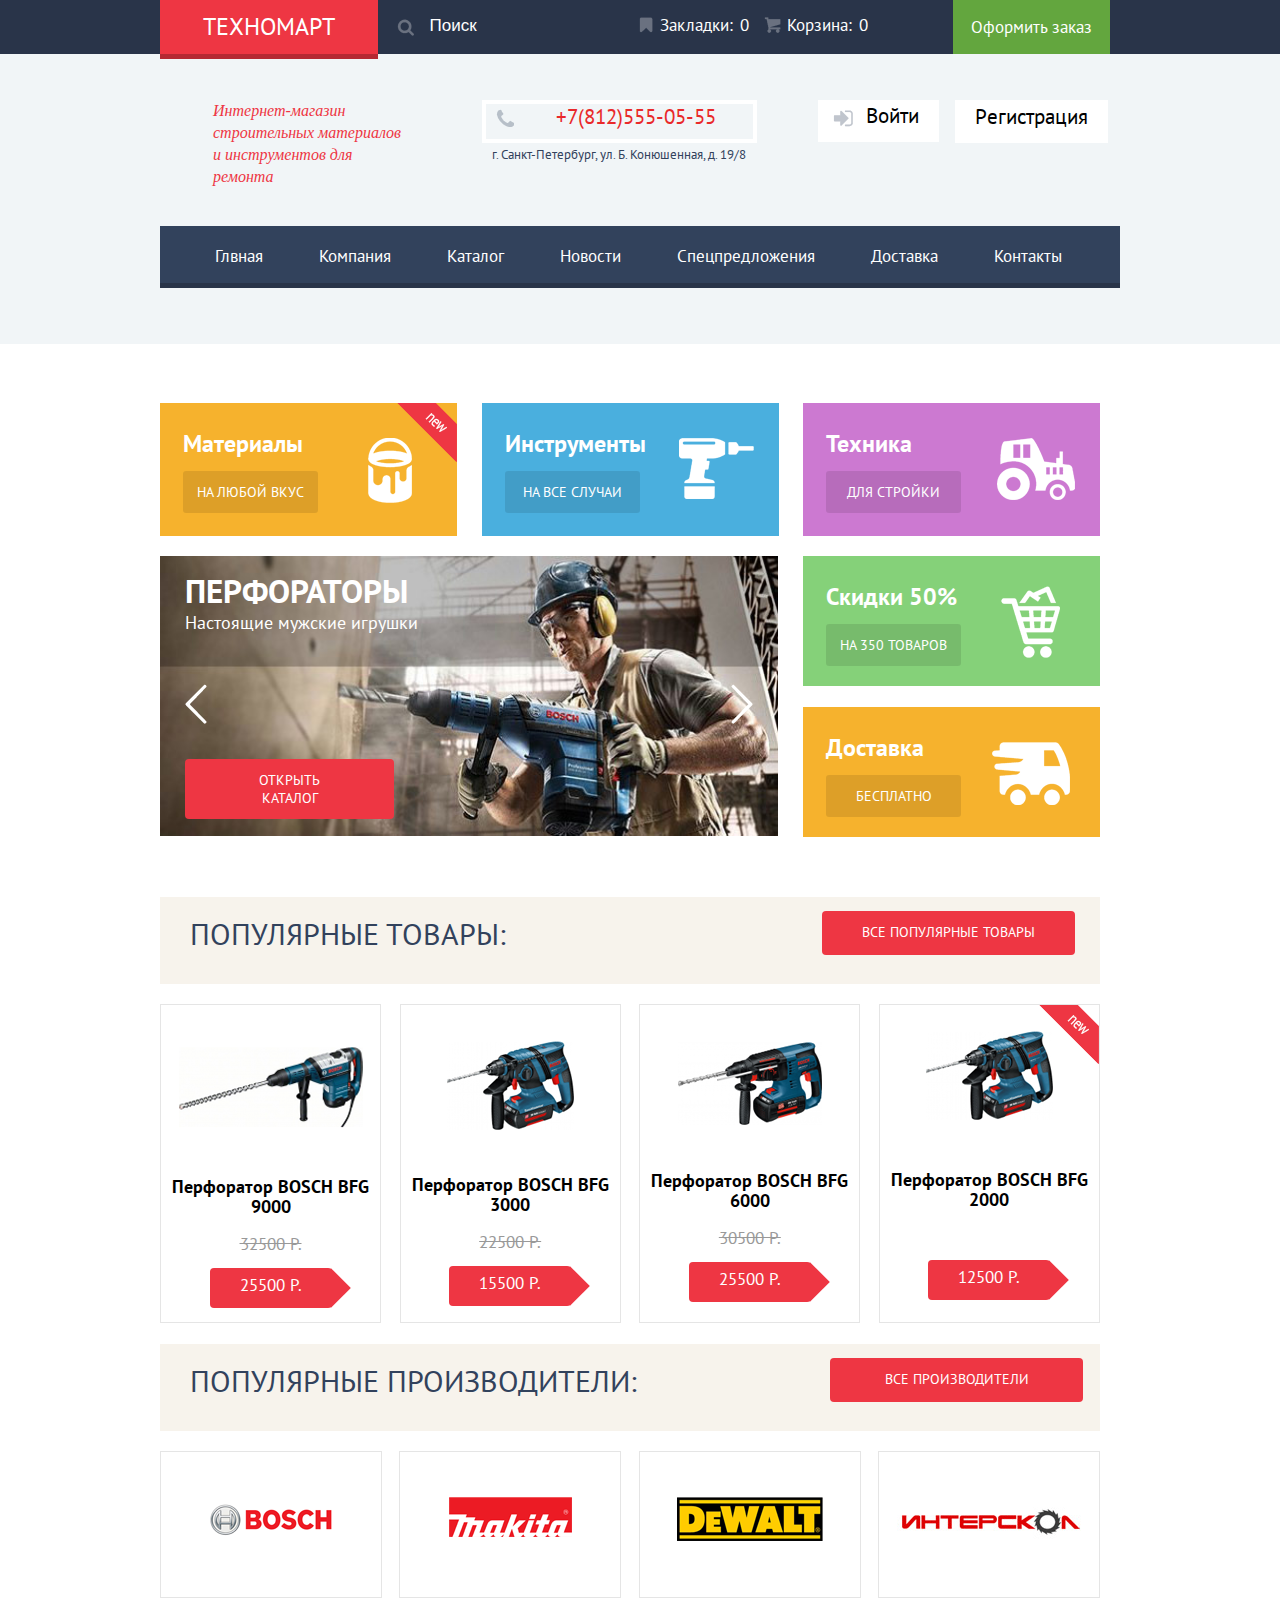
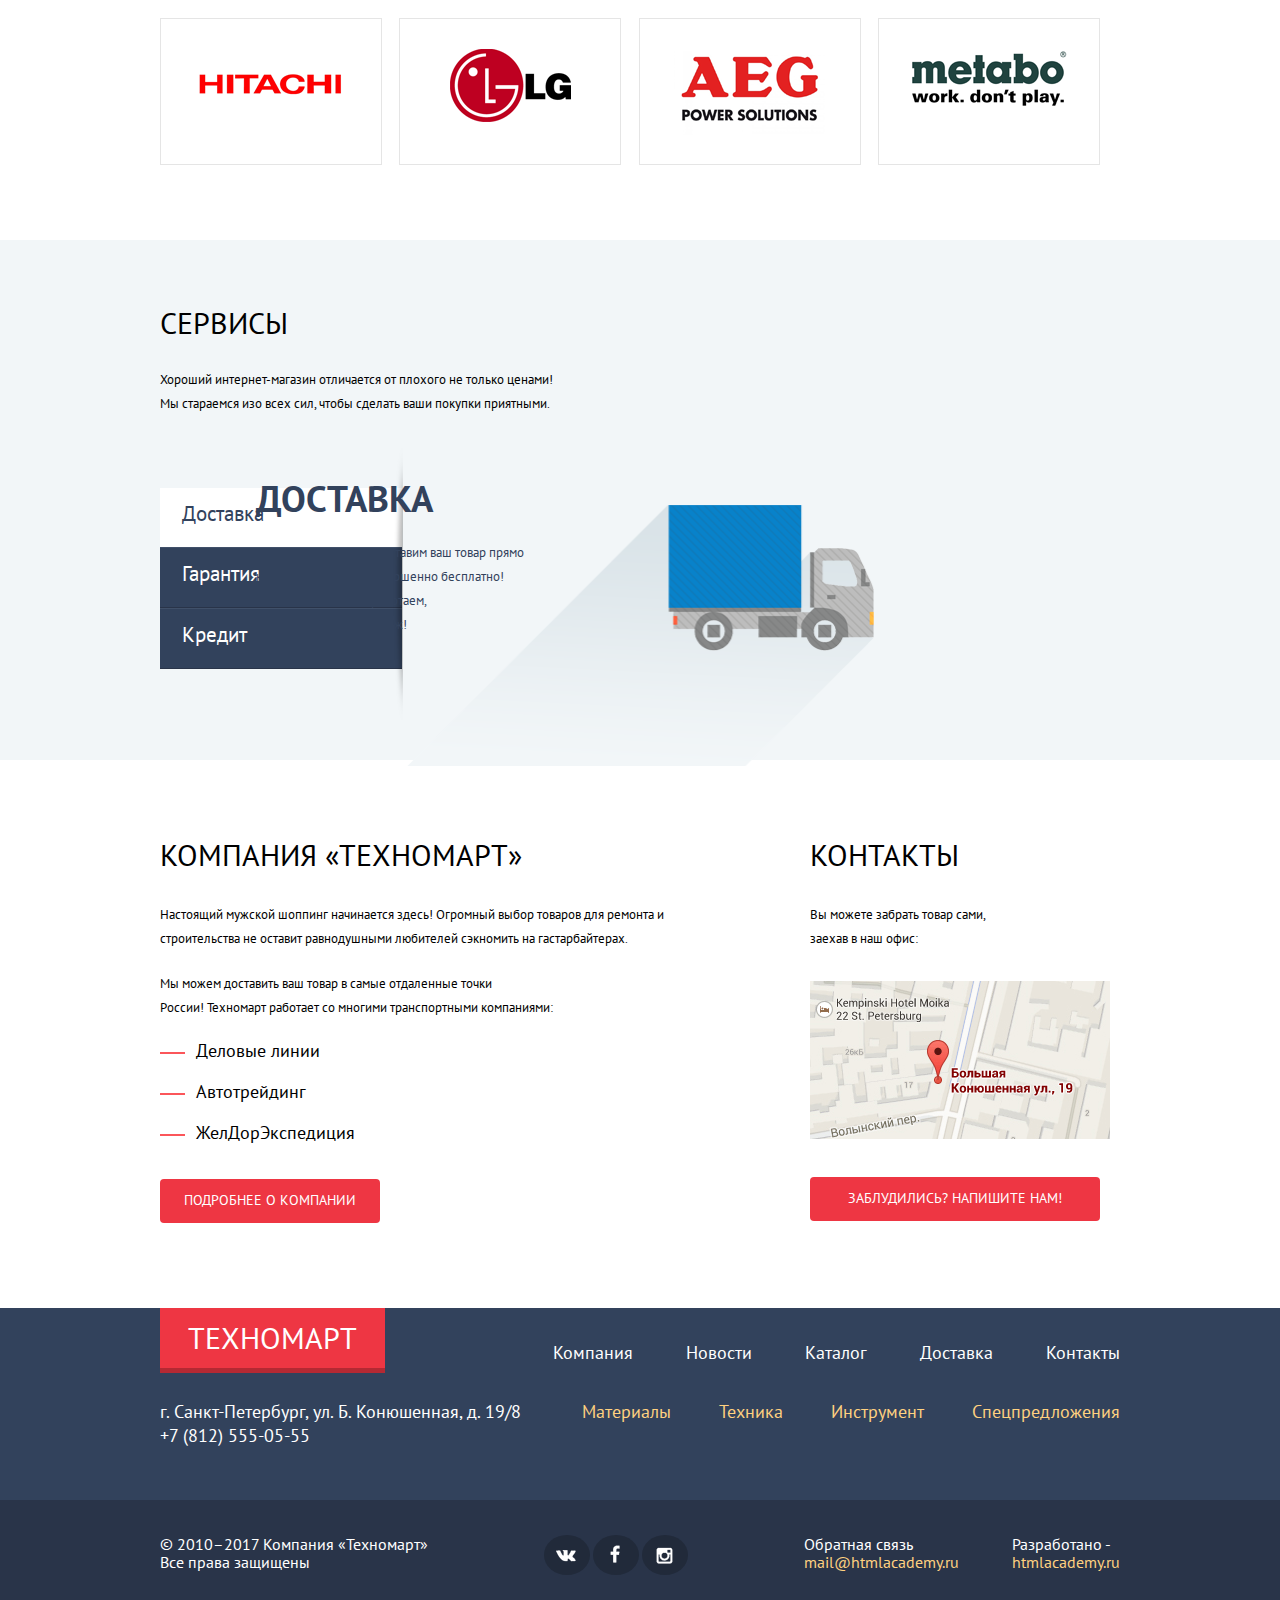
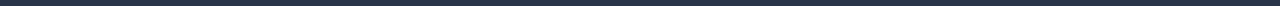
<file: index.html>
<!DOCTYPE html>
<html lang="ru">
<head>
  <meta charset="UTF-8">
  <title>Техномарт</title>
  <link rel="stylesheet" href="css/normalize.css">
  <link href="https://fonts.googleapis.com/css?family=PT+Sans:400,400i,700&amp;subset=cyrillic" rel="stylesheet">
  <link rel="stylesheet" href="css/style.css">
</head>
<body>
<!--Головушка-->
 <header class="main-header">
 <div class="header-wrapper">
 <div class=" container main-header-panel">
   <h1 class="main-header-title">Техномарт</h1>
   
    <label class="search"><input type="search" placeholder="Поиск" name="q"><span class="search-logo"></span></label>
    
    <div class="basket-bookmark">
    <label><a href="#">Закладки:</a> <input type="text" class="bookmark" value="0"><span class="bb-logo1"></span></label>
      <label class="basket-margin"><a href="#">Корзина</a>: <input type="text" class="basket" value="0"><span class="bb-logo2"></span>
    </label>
    
      <a class="header-offer" href="#"><span>Оформить заказ</span></a>
   
    </div>
  </div>
  </div>
  <div class="container main-nav">
   <div class="main-nav-text">
    <p>Интернет-магазин
       строительных материалов и инструментов для ремонта</p>
       </div>
       <div class="main-nav-contacts">
         <b>+7(812)555-05-55</b>
         <p>г. Санкт-Петербург, ул. Б. Конюшенная, д. 19/8</p>
       </div>
       <div class="main-nav-enter">
         <a href="#" class="main-nav-login"><span>Войти</span></a>
         <a href="" class="main-nav-reg"><span>Рeгистрация</span></a>
       </div>
       <div class="main-nav-navigation">
         <ul>
           <li><a href="#">Глвная</a></li>
           <li><a href="#">Компания</a></li>
           <li><a href="catalog.html">Каталог</a></li>
           <li><a href="#">Новости</a></li>
           <li><a href="#">Спецпредложения</a></li>
           <li><a href="#">Доставка</a></li>
           <li><a href="#">Контакты</a></li>           
         </ul>
       </div>       
  </div>
  </header>
  <!--Основное содержание-->
  <main class="container">
    <section class="main-features">
    <div class="features-1-3">
     <div class="main-feature item1">
       <b>Материалы</b>
       <a href="#">На любой вкус</a>
       <img src="img/FEATURE-img1.png" alt="Materials" width="44" height="65">
     </div>
     <div class="main-feature item2">
       <b>Инструменты</b>
       <a href="#">На все случаи</a>
       <img src="img/FEATURE-IMG2.png" alt="Tools" width="75" height="61">
     </div>
     <div class="main-feature item3">
       <b>Техника</b>
       <a href="#">Для стройки</a>
       <img src="img/FEATURE-imf3.png" alt="Tech" width="78" height="62">
     </div>
     </div>
     <div class="features3-6">
     <div class="main-feature-item4">
      <div class="slide-text">
       <b>Перфораторы</b>
      <p>Настоящие мужские игрушки</p>
      </div>
       <a class="slide-btn" href="#">Открыть каталог</a>
       <img src="img/Slide1.jpg" alt="Perforators" width="618" height="280">
       <span class="icon-left"></span>
       <span class="icon-right"></span>
     </div>
     <div class="main-feature item5">
       <b>Скидки 50%</b>
       <a href="#">На 350 товаров</a>
       <img src="img/FEATURE-img-4.png" alt="Abatement" width="59" height="72">
       
     </div>
     <div class="main-feature item6">
       <b>Доставка</b>
       <a href="#">Бесплатно</a>
       <img src="img/FEATURE-img-5.png" alt="Delivery" width="78" height="63">
     </div>
     </div>
    </section>
    <section class="popular-goods">
      <div class="popular-goods-title">
       <!--Основное содержание: популярные товары-->
        <h2>Популярные товары:</h2>
        <a class="btn" href="#">Все популярные товары</a>
      </div>
      <div class="popular-goods-items">
        <div class="popular-good goods-item1">
          <img src="img/good1.png" alt="Перфоратор BOSCH
          BFG 9000" width="184" height="164">
          <b>Перфоратор BOSCH
          BFG 9000</b>
          <span>32500 P.</span>
          <a class="btn" href="#">25500 P.</a>
        </div>
        <div class="popular-good goods-item2">
          <img src="img/good2.png" alt="Перфоратор BOSCH
          BFG 3000" width="127" height="112">
          <b>Перфоратор BOSCH
           BFG 3000</b>
          <span>22500 P.</span>
          <a class="btn" href="#">15500 P.</a>
        </div>
        <div class="popular-good goods-item3">
          <img src="img/good3.png" alt="Перфоратор BOSCH
          BFG 6000" width="144" height="128">
          <b>Перфоратор BOSCH
           BFG 6000</b>
          <span>30500 P.</span>
          <a class="btn" href="#">25500 P.</a>
        </div>
        <div class="popular-good goods-item4">
          <img src="img/good2.png" alt="Перфоратор BOSCH
          BFG 2000" width="127" height="112">
          <b>Перфоратор BOSCH
          BFG 2000</b>
          <a class="btn" href="#">12500 P.</a>
        </div>
      </div>
      <div class="popular-brands-items">
        <div class="popular-goods-title">
        <!--Основное содержание: популярные производители-->
        <h2>Популярные производители:</h2>
        <a class="btn" href="#">Все производители</a>
      </div>
      <div class="popular-brand brand-item1">
        <img src="img/bosch.png" alt="Bosch" width="126" height="37">
      </div>
      <div class="popular-brand brand-item2">
        <img src="img/Makita.png" alt="Makita" width="123" height="40">
      </div>
      <div class="popular-brand brand-item3">
        <img src="img/DeWALT.png" alt="Dewalt" width="146" height="44">
      </div>
      <div class="popular-brand brand-item4">
        <img src="img/%D0%98%D0%BD%D1%82%D0%B5%D1%80%D1%81%D0%BA%D0%BE%D0%BB.png" alt="Интерскол" width="200" height="88">
      </div>
      <div class="popular-brand brand-item5">
        <img src="img/Hitachi.png" alt="Hitachi" width="169" height="31">
      </div>
      <div class="popular-brand brand-item6">
        <img src="img/LG.png" alt="LG" width="121" height="73">
      </div>
      <div class="popular-brand brand-item7">
        <img src="img/AEG.png" alt="AEG Power Solutions" width="151" height="96">
      </div>
      <div class="popular-brand brand-item8">
        <img src="img/Metabo.png" alt="Metao Work. Dont play." width="204" height="69">
      </div>
      </div>
    </section>
    </main>
    <section class="service">
     <!--Основное содержание: сервис-->
     <div class="container">
      <div class="service-title">
       
        <b>Сервисы</b>
        <p>Хороший интернет-магазин отличается от плохого не только ценами!
           Мы стараемся изо всех сил, чтобы сделать ваши покупки приятными.</p>
      </div>
      <div class="service-main">
        <form action="get">
         <ul>
           <li  class="service-active"><label><input type="radio" name="service">Доставка</label></li>
           <li><label><input type="radio" name="service">Гарантия</label></li>
           <li><label><input type="radio" name="service">Кредит</label></li>
        </ul>       
        </form>
        <!--Основное содержание: слайд1-->
        <div class="slider">
        <div class="service-text">
          <b>Доставка</b>
          <p>Мы с удовольствием доставим ваш товар прямо 
            к вашему подъезду совершенно бесплатно!
            Ведь мы неплохо заработаем, 
            <br>поднимая его на ваш этаж!</p>
        </div>
        <img src="img/delivery-car.png" alt="car" width="467" height="261">
         </div>
         </div>
      <!--Основное содержание: слайд2-->
     <!-- <div class="service-text">
          <b>Гарантия</b>
          <p>Если купленный у нас товар поломается или заискрит, 
             а также в случае пожара, спровоцированного его возгаранием,  вы всегда можете быть уверены в нашей гарантии. Мы обменяем сгоревший товар на новый. 
             Дом уж восстановите как-нибудь сами.</p>
        </div>
        <img src="" alt="car" width="467" height="261">
        <!--Основное содержание: слайд3-->
        <!--<div class="service-text">
          <b>Кредит</b>
          <p>Залезть в долговую яму стало проще! 
             Кредитные консультанты придут вам на помощь.</p>
             <a class="btn" href="#">Отправить заявку</a>
        </div>
        <img src="" alt="car" width="467" height="261">-->
       </div>
     </section>
    <!--Основное содержание: о компании-->
    <section class="main-contacts container">
      <div class="main-contacts-left">
        <h2>КОМПАНИЯ «Техномарт»</h2>
      <p>Настоящий мужской шоппинг начинается здесь! Огромный выбор товаров для ремонта и строительства не оставит равнодушными любителей сэкномить на гастарбайтерах.</p>
      <p>Мы можем доставить ваш товар в самые отдаленные точки <br>России!
         Техномарт работает со многими транспортными компаниями: </p>
         <ul>
           <li>Деловые линии</li>
           <li>Автотрейдинг</li>
           <li>ЖелДорЭкспедиция</li>
        </ul>
        <a class="btn" href="#">Подробнее о компании</a>
      </div>
      <div class="main-contacts-right">
        <h2>Контакты</h2>
        <p>Вы можете забрать товар сами, 
           <br>заехав в наш офис:</p>
           <img src="img/MAP.jpg" alt="Map" width="300" height="158">
           <a class="btn" href="#">Заблудились? Напишите нам!</a>
      </div>
    </section>
    
    <!--Подвал-->
    <footer class="main-footer">
      <div class="footer-nav">
       <div class="container footer-nav-top">
        <h1>Техномарт</h1>
        <ul class="navigation">
          <li><a href="#">Компания</a></li>
          <li><a href="#">Новости</a></li>
          <li><a href="#">Каталог</a></li>
          <li><a href="#">Доставка</a></li>
          <li><a href="#">Контакты</a></li>
        </ul>
        </div>
        <div class="container footer-nav-bot">
        <p>г. Санкт-Петербург, ул. Б. Конюшенная, д. 19/8
           <br>+7 (812) 555-05-55</p>
           <ul class="features">
          <li><a href="#">Материалы</a></li>
          <li><a href="#">Техника</a></li>
          <li><a href="#">Инструмент</a></li>
          <li><a href="#">Спецпредложения</a></li>
          </ul>
      </div>
      </div>
      <div class="container footer-social">
        <p class="copyright">© 2010–2017 Компания «Техномарт»
           <br>Все права защищены</p>
           <div class="social-buttons">
             <a class="social social-vk" href="#">VK</a>
             <a class="social social-f" href="#">F</a>
             <a class="social social-inst" href="#">Inst</a>
           </div>
           <div class="payback">
             <p>Обратная связь
             <br><a href="#">mail@htmlacademy.ru</a></p>
             <p class="payback-right">Разработано -
             <br><a href="#">htmlacademy.ru</a></p>
           </div>
      </div>
    </footer>
  
</body>
</html>
</file>
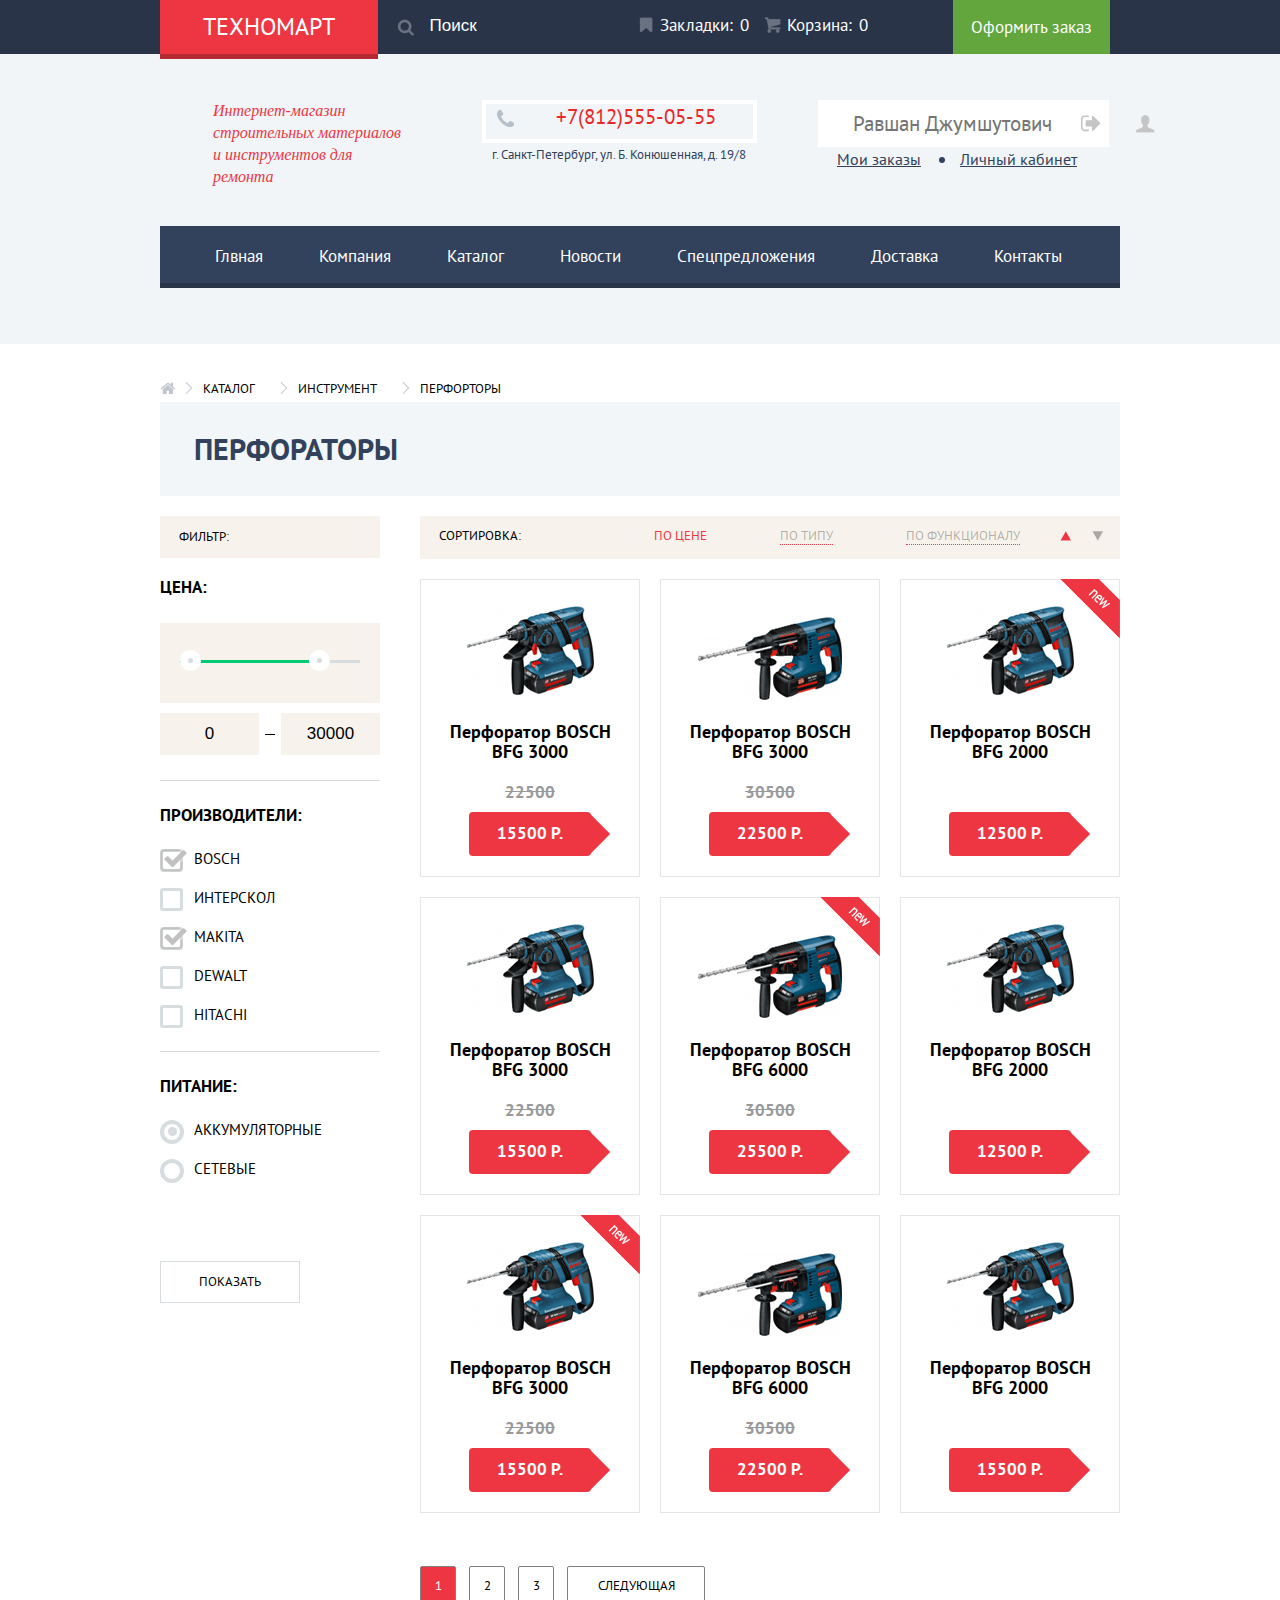
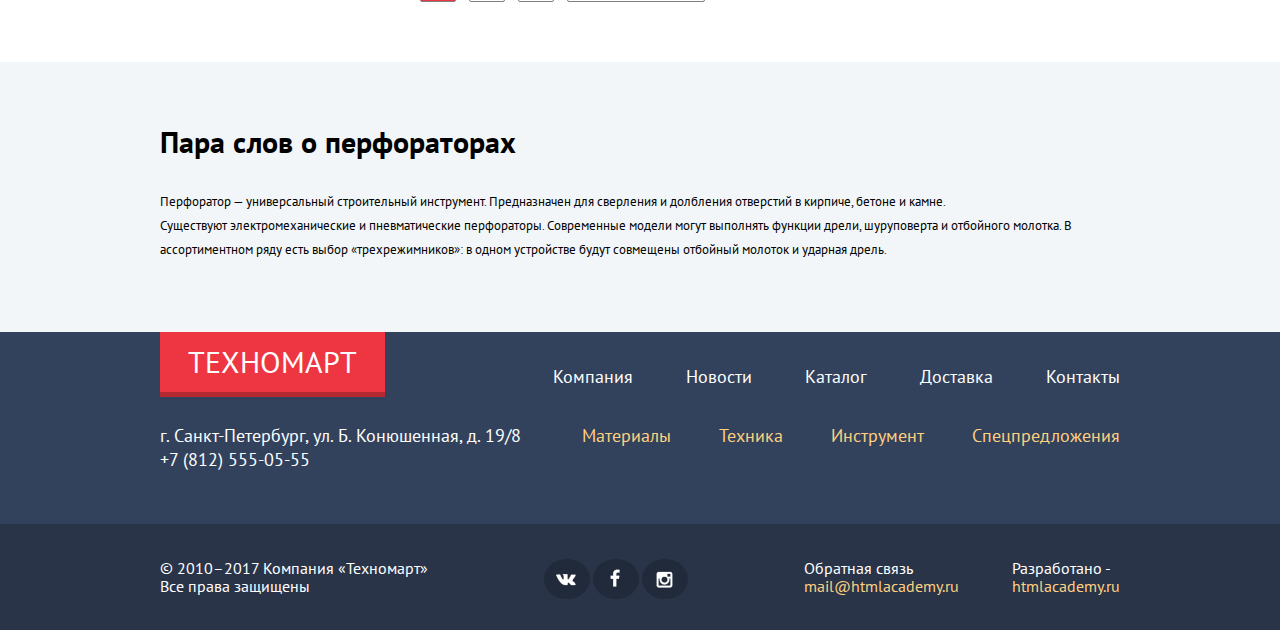
<file: catalog.html>
<!DOCTYPE html>
<html lang="ru">
<head>
  <meta charset="UTF-8">
  <title>Техномарт</title>
  <link rel="stylesheet" href="css/normalize.css">
  <link href="https://fonts.googleapis.com/css?family=PT+Sans:400,400i,700&amp;subset=cyrillic" rel="stylesheet">
  <link rel="stylesheet" href="css/style.css">
</head>
<body class="inner-body">
 <!--Головушка-->
 <header class="main-header inner-header">
 <div class="header-wrapper">
 <div class=" container main-header-panel">
   <a href="index.html"><h1 class="main-header-title">Техномарт</h1></a>
   
    <label class="search"><input type="search" placeholder="Поиск" name="q"><span class="search-logo"></span></label>
    
    <div class="basket-bookmark">
    <label><a href="#">Закладки:</a> <input type="text" class="bookmark" value="0"><span class="bb-logo1"></span></label>
      <label class="basket-margin"><a href="#">Корзина</a>: <input type="text" class="basket" value="0"><span class="bb-logo2"></span>
    </label>
    
      <a class="header-offer" href="#"><span>Оформить заказ</span></a>
   
    </div>
  </div>
  </div>
  <div class="container main-nav">
   <div class="main-nav-text">
    <p>Интернет-магазин
       строительных материалов и инструментов для ремонта</p>
       </div>
       <div class="main-nav-contacts">
         <b>+7(812)555-05-55</b>
         <p>г. Санкт-Петербург, ул. Б. Конюшенная, д. 19/8</p>
       </div>
       <div class="main-nav-enter">
         <form action="get" class="enter-form"><span class="icon-user"></span><input type="text" name="login" placeholder="Равшан Джумшутович"></form>
         <a class="my-offer" href="">Мои заказы</a>
         <a class="my-cab" href="">Личный кабинет</a>
       </div>
       <div class="main-nav-navigation">
         <ul>
           <li><a href="index.html">Глвная</a></li>
           <li><a href="#">Компания</a></li>
           <li><a>Каталог</a></li>
           <li><a href="#">Новости</a></li>
           <li><a href="#">Спецпредложения</a></li>
           <li><a href="#">Доставка</a></li>
           <li><a href="#">Контакты</a></li>           
         </ul>
       </div>       
  </div>
  </header>
  <!--Хлебные крошки-->
  <div class="container breadscrums">
   <ul>
   <li><a class="home" href="">Home</a></li>
   <li><a href="">Каталог</a></li>
   <li><a href="">Инструмент</a></li>
   <li><a href="">Перфорторы</a></li>
   </ul>
  </div>
  <!--Основное содержание-->
  <div class="container">
  <h1 class="perf-title">Перфораторы</h1>
  </div>
  <section class="container perforators">
   
    
    <!--Основное содержание:формы-->
    <div class="perforators-left">
      <b class="filter">Фильтр:</b>  
      <b class="form-price">Цена:</b>
   <div class="range-filter">
     <div class="range-controls">
       <div class="scale">
         <div class="bar" style="width: 80%"></div>
          </div>
     
         <div class="toggle min-toggle"></div>
         <div class="toggle max-toggle"></div>
     </div>
    </div>
     <div class="price-control">
      <input value="0" class="min-price" type="text">
      <input value="30000" class="max-price" type="text">
   </div>
   
   <div class="line-form"></div>
   <div class="form-checkbox">
    <b class="form-price">Производители:</b>
     <form method="get" action="#">
       <ul>
       
        <li><label class="login-checkbox"><input type="checkbox" name="subscribe" id="subscribe-field1" checked><span class="checkbox-indicator"></span>
          Bosch</label></li>
          
        <li><label class="login-checkbox"><input type="checkbox" name="subscribe" id="subscribe-field2">
          Интерскол<span class="checkbox-indicator"></span></label></li>
        
        <li><label class="login-checkbox"><input type="checkbox" name="subscribe" id="subscribe-field3" checked>
         Makita<span class="checkbox-indicator"></span></label></li>
        
        <li><label class="login-checkbox"><input type="checkbox" name="subscribe" id="subscribe-field4">
          DeWalt<span class="checkbox-indicator"></span></label></li>
        
        <li><label class="login-checkbox"><input type="checkbox" name="subscribe" id="subscribe-field5">
           Hitachi<span class="checkbox-indicator"></span></label></li>
        </ul>
              
      </form>
    </div>
   <div class="line-form"></div>
    <div class="form-radio">
      <b class="form-price">Питание:</b>
      <form method="get" action="#">
      <ul>
      
       <li><label class="login-radio"><input name="radio" type="radio"  checked> Аккумуляторные
         <span class="radio-indicator"></span></label></li>
       
       <li><label class="login-radio"><input name="radio" type="radio"> Сетевые
         <span class="radio-indicator"></span></label></li>
       
       </ul>
      </form>
        
    </div>
    <a href="#" class="btn">Показать</a>
    </div>
    <!--Основное содержание:перфораторы-->
    <div class="perfotators-right">
     <div class="perforators-right-nav">
      <b>Сортировка:</b>
     <ul class="perf-nav">
       
       <li><a class="active" href="">По цене</a></li>
       <li><a href="">По типу</a></li>
       <li><a href="">По функционалу</a></li>
       <span class="triangle-up"></span>
       <span class="triangle-down"></span>
     </ul>
     </div>
     
     <div class="catalog-items">
      <div class="perf-item perf-item1">
       <div class="flag-new"></div>
       <div class="actions">
         <a href="#" class="buy">Купить</a>
         <a href="#" class="perf-bookmark">В закладки</a>
       </div>
       <div class="image">
        <img src="img/good2.png" alt="Перфоратор BOSCH
        BFG 3000" width="127" height="112">
        </div>
        <b>Перфоратор BOSCH
           BFG 3000</b>
           <span>22500</span>
           <a class="perf-btn" href="#">15500 P.</a>
      
      </div>
      <div class="perf-item perf-item2">
       <div class="flag-new"></div>
       <div class="actions">
         <a href="#" class="buy">Купить</a>
         <a href="#" class="perf-bookmark">В закладки</a>
       </div>
       <div class="image">
        <img src="img/good3.png" alt="Перфоратор BOSCH
        BFG 6000" width="144" height="128">
        </div>
        <b>Перфоратор BOSCH
           BFG 3000</b>
           <span>30500</span>
           <a class="perf-btn" href="#">22500 P.</a>
      
      </div>
      <div class="perf-item perf-item3">
       <div class="flag flag-new"></div>
       <div class="actions">
         <a href="#" class="buy">Купить</a>
         <a href="#" class="perf-bookmark">В закладки</a>
       </div>
       <div class="image">
        <img src="img/good2.png" alt="Перфоратор BOSCH
        BFG 3000"  width="127" height="112">
        </div>
        <b>Перфоратор BOSCH
           BFG 2000</b>
           <span></span>
           <a class="perf-btn" href="#">12500 P.</a>
        
      </div>
      <div class="perf-item perf-item4">
       <div class="flag-new"></div>
       <div class="actions">
         <a href="#" class="buy">Купить</a>
         <a href="#" class="perf-bookmark">В закладки</a>
       </div>
       <div class="image">
        <img src="img/good2.png" alt="Перфоратор BOSCH
        BFG 3000" width="127" height="112">
        </div>
        <b>Перфоратор BOSCH
           BFG 3000</b>
           <span>22500</span>
           <a class="perf-btn" href="#">15500 P.</a>
       
      </div>
      <div class="perf-item perf-item5">
       <div class="flag flag-new"></div>
       <div class="actions">
         <a href="#" class="buy">Купить</a>
         <a href="#" class="perf-bookmark">В закладки</a>
       </div>
       <div class="image">
        <img src="img/good3.png" alt="Перфоратор BOSCH
         BFG 6000" width="144" height="128">
         </div>
        <b>Перфоратор BOSCH
           BFG 6000</b>
           <span>30500</span>
           <a class="perf-btn" href="#">25500 P.</a>
        
      </div>
      <div class="perf-item perf-item6">
       <div class="flag-new"></div>
       <div class="actions">
         <a href="#" class="buy">Купить</a>
         <a href="#" class="perf-bookmark">В закладки</a>
       </div>
       <div class="image">
        <img src="img/good2.png" alt="Перфоратор BOSCH
        BFG 2000" width="127" height="112">
       </div>
        
        <b>Перфоратор BOSCH
           BFG 2000</b>
           <span></span>
           <a class="perf-btn" href="#">12500 P.</a>
      </div>
      <div class="perf-item perf-item7">
       <div class="flag flag-new"></div>
       <div class="actions">
         <a href="#" class="buy">Купить</a>
         <a href="#" class="perf-bookmark">В закладки</a>
       </div>
       <div class="image">
        <img src="img/good2.png" alt="Перфоратор BOSCH
        BFG 3000" width="127" height="112">
        </div>
        <b>Перфоратор BOSCH
           BFG 3000</b>
           <span>22500</span>
           <a class="perf-btn" href="#">15500 P.</a>
      </div>
      <div class="perf-item perf-item8">
       <div class="flag-new"></div>
       <div class="actions">
         <a href="#" class="buy">Купить</a>
         <a href="#" class="perf-bookmark">В закладки</a>
       </div>
       <div class="image">
        <img src="img/good3.png" alt="Перфоратор BOSCH
        BFG 6000" width="144" height="128">
        </div>
        <b>Перфоратор BOSCH
           BFG 6000</b>
           <span>30500</span>
           <a class="perf-btn" href="#">22500 P.</a>
      </div>
      <div class="perf-item perf-item9">
       <div class="flag-new"></div>
       <div class="actions">
         <a href="#" class="buy">Купить</a>
         <a href="#" class="perf-bookmark">В закладки</a>
       </div>
       <div class="image">
        <img src="img/good2.png" alt="Перфоратор BOSCH
        BFG 2000" width="127" height="112">
        </div>
        <b>Перфоратор BOSCH
           BFG 2000</b>
           <span></span>
           <a class="perf-btn" href="#">15500 P.</a>
      </div>
      <div class="paginator">
        <a class="paginator-active" href="#">1</a>
        <a href="#">2</a>
        <a href="#">3</a>
        <a class="paginator-next" href="#">Следующая</a>
      </div>
    </div>
    </div>
  </section>
  <!--Основное содержание:о товаре-->
  <div class="about-perfs">
   <div class="container">
    <b>Пара слов о перфораторах</b>
    <p>Перфоратор — универсальный строительный инструмент. Предназначен для сверления и долбления        отверстий в кирпиче, бетоне и камне.
    <br>Существуют электромеханические и пневматические перфораторы. Современные модели могут выполнять функции дрели, шуруповерта и отбойного молотка. В ассортиментном ряду есть выбор «трехрежимников»: в одном устройстве будут совмещены отбойный молоток и ударная дрель.</p>
    </div>
  </div>
  <!--Подвал-->
  <footer class="main-footer">
      <div class="footer-nav">
       <div class="container footer-nav-top">
        <h1>Техномарт</h1>
        <ul class="navigation">
          <li><a href="#">Компания</a></li>
          <li><a href="#">Новости</a></li>
          <li><a href="#">Каталог</a></li>
          <li><a href="#">Доставка</a></li>
          <li><a href="#">Контакты</a></li>
        </ul>
        </div>
        <div class="container footer-nav-bot">
        <p>г. Санкт-Петербург, ул. Б. Конюшенная, д. 19/8
           <br>+7 (812) 555-05-55</p>
           <ul class="features">
          <li><a href="#">Материалы</a></li>
          <li><a href="#">Техника</a></li>
          <li><a href="#">Инструмент</a></li>
          <li><a href="#">Спецпредложения</a></li>
          </ul>
      </div>
      </div>
      <div class="container footer-social">
        <p class="copyright">© 2010–2017 Компания «Техномарт»
           <br>Все права защищены</p>
           <div class="social-buttons">
             <a class="social social-vk" href="#">VK</a>
             <a class="social social-f" href="#">F</a>
             <a class="social social-inst" href="#">Inst</a>
           </div>
           <div class="payback">
             <p>Обратная связь
             <br><a href="#">mail@htmlacademy.ru</a></p>
             <p class="payback-right">Разработано -
             <br><a href="#">htmlacademy.ru</a></p>
           </div>
      </div>
    </footer>
  
</body>
</html>
</file>
<file: css/style.css>
body {
  min-width: 1200px;
  color: black;
  font-size: 13px;
  line-height: 24px;
  font-family: 'PT Sans', sans-serif;
  background: white;
}

.container {
  width: 960px;
  margin: 0 auto;
  padding: 0 10px;
}
.main-header {
  background: #f1f5f7;
  margin: 0;
  padding: 0;
  border-bottom: 1px solid #f1f5f7;
  margin-bottom: 59px;
}
.header-wrapper {
  position: relative;
  background: #293449;
  vertical-align: middle;
  color: white;
  
}
.main-header-panel {
  display: flex;
  justify-content: space-between;
  margin-bottom: 46px;
}
.main-header-panel h1 {
  position: relative;
  display: inline-block;
  vertical-align: top;
  background: #ee3643;
  margin: 0;
  padding: 0;
  padding: 15px 43px;
  font-size: 24px;
  line-height: 24px;
  font-weight: 400;
  text-transform: uppercase;
  color: white;
}
.main-header-panel h1:hover {
  background: #ca2c37;
}
.main-header-panel h1:active {
  background: #ba2732;
}
.main-header-panel h1::after {
  content: "";
  position: absolute;
  bottom: -5px;
  left: 0;
  height: 5px;
  width: 100%;
  background: #b52933;
}
.main-header .search {
  position: relative;
  padding-top: 16px;
}
.main-header .search::after {
  content: "";
  position: absolute;
  width: 17px;
  height: 17px;
  background-image: url(../img/icon-search.png);
  background-repeat: no-repeat;
  background-position: center;
  bottom:18px;
  left: 18px;
  opacity: 0.3;
}
.main-header .search:hover::after{
  opacity: 1;
}
.main-header .search:active::after{
  opacity: 0.3;
}
.main-header-panel input[type="search"] {
  position: relative;
  display: inline-block;
  vertical-align: top;
  width: 210px;
  font-size: 17px;
  line-height: 18px;
  color: white;
  background: #293449;
  border: 0;
  margin-left: 49px;
  outline: none;
  }
/*
.main-header-panel input[type="search"]:focus .main-header-panel input[type="search"]::after {
  content: "";
  position: absolute;
  width: 17px;
  height: 17px;
  background-image: url(../img/REDicon-search.png);
  background-repeat: no-repeat;
  background-position: center;
  bottom:15px;
  left: 18px;
} 
*/
input[type="search"]::-webkit-input-placeholder {
  color: white;
  font-size: 17px;
  line-height: 18px;
}
.basket-bookmark {
  position: relative;
  width: 460px;
  display: inline-block;
  vertical-align: top;
  font-size: 17px;
  line-height: 18px;
  color: white;
  margin-left: 22px;
  padding-top: 15px;
  
  }
.bb-logo1 {
  content: "";
  position: absolute;
  width: 17px;
  height: 17px;
  background-image: url(../img/icon-bookmark.png);
  background-repeat: no-repeat;
  background-position: center;
  bottom: 2px;
  left: -23px;
  opacity: 0.3;
}
.bb-logo2{
  content: "";
  position: absolute;
  width: 17px;
  height: 17px;
  background-image: url(../img/icon-basket.png);
  background-repeat: no-repeat;
  background-position: center;
  bottom: 2px;
  left: -23px;
  opacity: 0.3;
}
.basket-bookmark label:hover .bb-logo1 {
  opacity: 1;
}
 .basket-bookmark label:hover .bb-logo2 {
  opacity: 1;
}
.basket-bookmark a:active .bb-logo1 {
  opacity: 0.5;
}
.basket-bookmark a {
  text-decoration: none;
  color: white;
    }
.bookmark,
.basket {
  font-size: 17px;
  line-height: 18px;
  font-family: 'PT Sans', sans-serif;
  color: white;
  width: 20px;
  background: #293449;
  border: none;
  outline: none;
}
.basket-bookmark label {
  position: relative;
  display: inline-block;
  vertical-align: inherit;
  padding-right: 20px;
  
}
.basket-bookmark .basket-margin {
  padding-right: 72px;
}

.header-wrapper .header-offer {
  display: inline-block;
  vertical-align:text-top;    
  font-size: 17px;
  line-height: 18px;
  font-weight: 500;
  text-decoration: none;
  color: white;
  background: #63a63e;
  padding: 18px 18px;
  position: absolute;
  top: 0;
  }
.header-wrapper .header-offer:hover {
  background: #5fbb2d;
}
.header-wrapper .header-offer:active {
  background: #518534;
 }
.header-wrapper .header-offer:active span {
  opacity: 0.5;
 }
  
.main-nav .main-nav-text {
  display: inline-block;
  vertical-align: top;
  font-size: 16px;
  line-height: 22px;
  font-style: italic;
  font-family: 'Cuprum';
  color: #ee3643;
  width: 196px;
 
  margin-left: 53px;
  margin-right: 70px;
  
}
.main-nav-text p {
  padding: 0;
  margin: 0;
}
.main-nav .main-nav-contacts {
  display: inline-block;
  vertical-align: top;
  width: 300px;
  margin-right: 33px;
  }
.main-nav-contacts b {
  position: relative;
  display: inline-block;
  vertical-align: top;
  margin: 0;
  padding: 0;
  font-size: 21px;
  line-height: 21px;
  font-weight: 300;
  color: #e9292a;
  width: 275px;
  border: 4px solid white;
  padding-left: 70px;
  padding-top: 2px;
  padding-bottom: 12px;
  box-sizing: border-box;
    
}
.main-nav-contacts b::after {
  content: "";
  position: absolute;
  width: 18px;
  height: 18px;
  background-image: url(../img/icon-phone.png);
  background-repeat: no-repeat;
  left: 10px;
  top: 5px;
  
}
.main-nav-contacts p {
  margin: 0;
  padding: 0;
  font-size: 13px;
  line-height: 24px;
  color: #32425c;
  padding-left: 10px;
  
}
.main-nav-enter {
  display: inline-block;
  vertical-align: top;
  font-size: 21px;
  line-height: 21px;
}
.main-nav-enter .main-nav-login {
  position: relative;
  display: inline-block;
  vertical-align: top;
  text-decoration: none;
  color: black;
  margin-right: 10px;
  background: white;
  padding: 5px 20px 16px 48px;
}
.main-nav-enter .main-nav-login::after {
  content: "";
  position: absolute;
  width: 20px;
  height: 20px;
  background-image: url(../img/icon-loginNEW.png);
  background-repeat: no-repeat;
  left: 15px;
  top: 10px;
  opacity: 0.3;
}
.main-nav-enter .main-nav-reg {
  display: inline-block;
  vertical-align: top;
  text-decoration: none;
  color: black;
  background: white;
  padding: 6px 20px;
  padding-bottom: 16px;
}
.main-nav-enter .main-nav-login:hover::after{
  opacity: 1;
}
.main-nav-enter .main-nav-login:hover{
  color: #ee3643;
}
.main-nav-enter .main-nav-login:active::after{
  opacity: 0.3;
}
.main-nav-enter .main-nav-login:active span{
  color: black;
  opacity: 0.3;
}
.main-nav-enter .main-nav-reg:hover{
  color: #ee3643;
}
.main-nav-enter .main-nav-reg:active span{
  color: black;
  opacity: 0.3;
}
.main-nav-navigation {
  position: relative;
  width: 960px;
  background: #32425c;
  font-size: 17px;
  line-height: 17px;
  margin-top: 38px;
  margin-bottom: 60px;
  }
.main-nav-navigation ul {
  list-style: none;
  margin: 0;
  padding: 0;
  }
.main-nav-navigation li {
  display: inline-block;
  vertical-align:top;
  padding-top: 22px;
  padding-bottom: 18px;
  text-align: center;
  
  
}
.main-nav-navigation li a {
  text-decoration: none;
  color: white;
  font-size: 17px;
  line-height: 17px;
  padding-left: 25px;
  padding-right: 26px;
  
  
}
.main-nav-navigation li:nth-child(1){
  padding-left: 30px;
  }
.main-nav-navigation li:nth-child(7){
  padding-right: 30px;
}
.main-nav-navigation li:hover {
  background: #1d2739;
}
.main-nav-navigation::after{
  content: "";
  position: absolute;
  bottom: -5px;
  left: 0;
  height: 5px;
  width: 100%;
  background: #293449;
}
.main-features {
  width: 940px;
  position: relative;
  margin-bottom: 53px;
  
  
}
.features-1-3 {
  display: flex;
  justify-content: space-between;
  margin-bottom: 20px;
}
.main-feature {
  position: relative;
  padding-left: 23px;
  width: 274px;
  }

.main-feature b {
  display:inline-block;
  margin: 0;
  padding: 0;
  color: white;
  font-size: 24px;
  line-height: 30px;
  padding-top: 26px;
  padding-bottom: 12px;
  box-sizing: border-box;
}
.main-feature a {
  padding: 0;
  margin: 0;
  display: block;
  font-size: 14px;
  line-height: 18px;
  text-decoration: none;
  text-transform: uppercase;
  background-color: rgba(0, 0, 0, 0.1);
  width: 135px;
  text-align: center;
  padding-top: 12px;
  padding-bottom: 12px;
  color: white;
  box-sizing: border-box;
  border-radius: 3px;
  margin-bottom: 22px;
}
.main-features .item1 {
  position: relative;
  background: #f6b22d;
  border-bottom: 1px solid #f6b22d;
}
.item1 img {
  position: absolute;
  width: 44px;
  height: 65px;
  top: 35px;
  right: 45px;
}
.main-features .item1::after{
  content: "";
  position: absolute;
  width: 60px;
  height: 60px;
  background-image: url(../img/new.png);
  background-repeat: no-repeat;
  top: 0;
  right: 0;
}
.main-features .item2 {
  position: relative;
  background: #4aafde;
  border-bottom: 1px solid #4aafde;
}
.item2 img {
  position: absolute;
  width: 75px;
  height: 61px;
  top: 35px;
  right: 25px;
}
.main-features .item3{
  position: relative;
  background: #cc79d1;
  border-bottom: 1px solid #cc79d1;
}
.item3 img {
  position: absolute;
  width: 78px;
  height: 62px;
  top: 35px;
  right: 25px;
}
.main-feature-item4 {
  position: relative;
  box-sizing: border-box;
  
}
.slide-text {
  width: 240px;
  position: absolute;
  color: white;
  top: 17px;
  left: 25px;
}
.main-feature-item4 b {
  margin: 0;
  padding: 0;
  color: white;
  font-size: 33px;
  line-height: 36px;
  text-transform: uppercase;
  
}
main-feature-item4 img {
  width: 625px;
  height: 26px;
  background: grey;
}
.main-feature-item4 p {
  margin: 0;
  padding: 0;
  font-size: 18px;
  line-height: 24px;
}
.slide-btn {
  position: absolute;
  text-align: center;
  bottom: 25px;
  left: 25px;
  width: 119px;
  background: #ee3643;
  text-decoration: none;
  color: white;
  font-size: 14px;
  line-height: 18px;
  text-transform: uppercase;
  padding: 12px 45px;
  border-radius: 4px;
}
.main-feature-item4 .icon-left {
  content: "";
  position: absolute;
  background-image: url(../img/icon-left.png);
  background-repeat: no-repeat;
  left: 25px;
  bottom: 120px;
  width: 22px;
  height: 40px;
}
.main-feature-item4 .icon-right {
  content: "";
  position: absolute;
  background-image: url(../img/icon-right.png);
  background-repeat: no-repeat;
  right: 25px;
  bottom: 120px;
  width: 22px;
  height: 40px;
}
.features3-6 {
  display: flex;
  flex-wrap: wrap ;
  justify-content: space-between;
  
  
}
.main-features .item5 {
  position: relative;
  background: #85d179;
  height: 130px;
  
}
.item5 img {
  position: absolute;
  right: 40px;
  top: 30px;
  
}
.main-features .item6 {
  background: #85d179;
  height: 130px;
  position: absolute;
  right: 0;
  bottom: 7px;
  background: #f6b22d;
}
.item6 img {
  position: absolute;
  top: 35px;
  right: 30px;
  }
.main-feature a:hover {
  background-color: rgba(0, 0, 0, 0.2);
} 
.main-feature a:active {
  background-color: rgba(0, 0, 0, 0.3);
} 
.slide-btn:hover {
  background: #ca2c37;
}
.slide-btn:active {
  background: #ba2732;
}
.popular-goods-title {
  width: 940px;
  background: #f7f3ec;
  margin-bottom: 20px;
}
.popular-goods-title h2 {
  margin: 0;
  display: inline-block;
  vertical-align: top;
  font-size: 30px;
  line-height: 30px;
  font-weight: 200;
  text-transform: uppercase;
  color: #32425c;
  padding: 22px 30px 35px; 
  
}
.popular-goods-title .btn {
  display: inline-block;
  vertical-align: middle;
  width: 253px;
  text-align:center;
  background: #ee3643;
  text-decoration: none;
  color: white;
  font-size: 14px;
  line-height: 18px;
  text-transform: uppercase;
  padding-top: 12px;
  padding-bottom: 14px;
  margin-left: 283px;
  margin-top: 14px;
  border-radius: 4px;
}
.btn:hover {
  background: #ca2c37;
}
.btn:active {
  background: #ba2732;
}
.popular-goods-items {
  width: 940px;
  display: flex;
  justify-content: space-between;
  margin-bottom: 21px;
}
.popular-good {
  width: 219px;
  height: 317px;
  border: 1px solid #e5e5e5;
  text-align: center;
}
.popular-good b {
  margin: 0;
  padding: 0;
  display: inline-block;
  vertical-align: bottom;
  font-size: 18px;
  line-height: 20px;
  margin-bottom: 18px;
}
.popular-good span {
  display: block;
  font-size: 17px;
  line-height: 18px;
  color: #999999;
  text-decoration: line-through;
  margin-bottom: 15px;
}
.popular-good .btn {
  position: relative;
  display: inline-block;
  vertical-align: middle;
  width: 122px;
  text-align:center;
  background: #ee3643;
  text-decoration: none;
  color: white;
  font-size: 17px;
  line-height: 18px;
  text-transform: uppercase;
  padding-top: 8px;
  padding-bottom: 14px;
  border-radius: 4px;
}
.popular-good .btn::after {
  content: "";
  position: absolute;
  width: 28px;
  height: 28px;
  background: #ee3643;
  transform: rotate(45deg);
  right: -13px;
  top: 6px;
}
.goods-item2 img {
  padding-top: 25px;
  margin-bottom: 25px;
}
.goods-item3 img {
  padding-top: 15px;
  margin-bottom: 15px;
}
.goods-item4 img {
  padding-top: 15px;
  margin-bottom: 30px;
}
.goods-item4 b {
  margin-bottom: 50px;
}
.goods-item4 {
  position: relative;
}
.goods-item4::after {
  content: "";
  position: absolute;
  width: 60px;
  height: 60px;
  background-image: url(../img/new.png);
  background-repeat: no-repeat;
  top: 0;
  right: 0; 
}
.popular-brands-items .btn {
  margin-left: 160px;
}
.popular-brands-items {
  width: 940px;
  display: flex;
  justify-content: space-between;
  flex-wrap: wrap;
  margin-bottom: 55px;
}
.popular-brand {
  position: relative;
  width: 220px;
  height: 145px;
  border: 1px solid #e5e5e5;
  margin-bottom: 20px;
  text-align: center;
 
}
.brand-item1 img {
  margin-top:50px; ;
}
.brand-item2 img {
  margin-top:45px ;
}
.brand-item3 img {
  margin-top: 45px ;
}
.brand-item4 img {
  margin-top:20px ;
}
.brand-item5 img {
  margin-top: 50px;
}
.brand-item6 img {
  margin-top: 30px;
}
.brand-item7 img {
  margin-top:20px ;
}
.brand-item8 img {
  margin-top: 25px;
}
.popular-brand:hover{
  box-shadow: 1px 1px 15px 1px black;
}
.popular-brand:active {
  opacity: 0.3;
}
.service {
  width: 100%;
  height: 520px;
  background: #f2f6f8;
  position: relative;
  margin-bottom: 80px;
}
.service-title {
  width: 400px;
}
.service-title b {
  display: block;
  padding: 0;
  margin: 0;
  font-size: 30px;
  line-height: 30px;
  font-weight: 300;
  text-transform: uppercase;
  padding-top: 68px;
  padding-bottom: 30px;
}
.service-title p {
  display: block;
  padding: 0;
  margin: 0;
  font-size: 13px;
  line-height: 24px;
  padding-bottom: 72px;
}
.service ul {
  position: relative;
  list-style: none;
  padding: 0;
  margin: 0;
  font-size: 21px;
  line-height: 31px;
  color: white;
  margin-right: 80px;
}
.service li {
  display: block;
  width: 220px;
  padding-top: 10px;
  padding-bottom: 18px;
  padding-left: 22px;
  background: #32425c;
  border-bottom: 1px solid #293449;
  border-top: 1px solid #405069;
  margin-right: 80px;
  }
.service-main ul::after {
  content: "";
  position: absolute;
  width: 10px;
  height: 272px;
  background-image: url(../img/SHADOW.png);
  background-repeat: no-repeat;
  top: -40px;
  left: 233px;
}
.service .service-active {
  background: white;
  color: #32425c;
  border: none;
}
.service-main input[type="radio"] {
  display: none;
}
.service-main .slider {
  position: absolute;
  bottom: -10px;
  right: 275px;
  width: 749px;
  height: 290px;
  
}
.service-text {
  width: 274px;
}
.service-text b {
  display: block;
  margin: 0;
  padding: 0;
  font-size: 37px;
  line-height: 36px;
  color: #32425c;
  text-transform: uppercase;
  padding-bottom: 25px;
}
.service-text p {
  padding: 0;
  margin: 0;
  font-size: 13px;
  line-height: 24px;
  color: #32425c;
}
.slider img {
  width: 467px;
  height: 261px;
  position: absolute;
  right: 131px;
  top: 25px;
  
}
.main-contacts {
  display: flex;
  justify-content: space-between;
  margin-bottom: 85px;
}
.main-contacts-left {
  width: 541px;
}
.main-contacts-left h2 {
  display: block;
  padding: 0;
  margin: 0;
  font-size: 30px;
  line-height: 30px;
  font-weight: 300;
  text-transform: uppercase;
  padding-bottom: 33px;
  }
.main-contacts-left p {
  display: block;
  padding: 0;
  margin: 0;
  font-size: 13px;
  line-height: 24px;
  padding-bottom: 21px;
}
.main-contacts-left ul {
  list-style: none;
  padding: 0;
  margin: 0;
  
}
.main-contacts-left li {
  position: relative;
  display: block;
  font-size: 18px;
  line-height: 20px;
  padding-bottom: 21px;
  padding-left: 36px;
}
.main-contacts-left li::before{
  content: "";
  position: absolute;
  width: 25px;
  height: 2px;
  background: #fb565a;
  left: 0;
  top: 11px;
}
.main-contacts-left .btn {
  display: block;
  width: 220px;
  text-align:center;
  background: #ee3643;
  text-decoration: none;
  color: white;
  font-size: 14px;
  line-height: 18px;
  text-transform: uppercase;
  padding-top: 12px;
  padding-bottom: 14px;
  border-radius: 4px;
  margin-top: 15px;
}
.main-contacts-left .btn:hover {
  background: #ca2c37;
}
.main-contacts-left .btn:active {
  background: #ba2732;
}
.main-contacts-right {
  width: 310px;
}
.main-contacts-right h2 {
  display: block;
  padding: 0;
  margin: 0;
  font-size: 30px;
  line-height: 30px;
  font-weight: 300;
  text-transform: uppercase;
  padding-bottom: 33px;
  
}
.main-contacts-right p {
  display: block;
  padding: 0;
  margin: 0;
  font-size: 13px;
  line-height: 24px;
  padding-bottom: 30px;
}
.main-contacts-right img {
  width: 300px;
  height: 158px;
  margin-bottom: 30px;
}
.main-contacts-right .btn {
  display: block;
  width: 290px;
  text-align:center;
  background: #ee3643;
  text-decoration: none;
  color: white;
  font-size: 14px;
  line-height: 18px;
  text-transform: uppercase;
  padding-top: 12px;
  padding-bottom: 14px;
  border-radius: 4px;
}
.main-contacts-right .btn:hover {
  background: #ca2c37;
}
.main-contacts-right .btn:active {
  background: #ba2732;
}
.main-footer {
  background: #293449;
}
.footer-nav {
  background: #32425c;
  color: white;
}
.footer-nav-top {
  display: flex;
  justify-content: space-between;
  margin-bottom: 32px;
}
.footer-nav h1 {
  position: relative;
  display: inline-block;
  vertical-align: top;
  background: #ee3643;
  margin: 0;
  padding: 0;
  padding: 15px 28px;
  font-size: 30px;
  line-height: 30px;
  font-weight: 400;
  text-transform: uppercase;
  }
.footer-nav h1:hover {
  background: #ca2c37;
}
.footer-nav h1:active {
  background: #ba2732;
}
.footer-nav h1::after {
  content: "";
  position: absolute;
  bottom: -5px;
  left: 0;
  height: 5px;
  width: 100%;
  background: #b52933;
}
.footer-nav ul {
  list-style: none;
  padding: 0;
  margin: 0;
}
.footer-nav li {
  display: inline-block;
  vertical-align: top;
  margin-right: 50px;
   padding-top: 33px;
}
.footer-nav li:last-child {
  margin-right: 0;
}
.footer-nav li a {
  text-decoration: none;
  font-size: 18px;
  line-height: 24px;
  color: white;
 
}
.footer-nav li a:hover {
  text-decoration: underline;
}
.footer-nav li a:active {
  opacity: 0.5;
}
.footer-nav-bot{
  display: flex;
  justify-content: space-between;
  padding-bottom: 52px;
} 
.footer-nav-bot p {
  margin: 0;
  display: inline-block;
  vertical-align: top;
  font-size: 18px;
  line-height: 24px;
  margin-right: 20px;
}
.footer-nav-bot li {
  padding: 0;
  margin-right: 45px;
}
.footer-nav-bot li a {
  color: #ffd180;
}
.footer-social {
  color: white;
  display: flex;
  justify-content: space-between;
}
.footer-social .copyright {
  padding: 0;
  margin: 0;
  display: inline-block;
  font-size: 16px;
  line-height: 18px;
  padding-top: 35px;
  padding-bottom: 31px;
}
.social {
  position: relative;
  display: inline-block;
  width: 40px;
  height: 40px;
  background: #212a3a;
  font-size: 0;
  border-radius: 50%;
  padding-right: 6px;
  margin-top: 35px;
  margin-bottom: 31px;
}
.social-vk::after {
  content: "";
  position: absolute;
  width: 20px;
  height: 12px;
  background-image: url(../img/icon-vk%20copy.png);
  background-repeat: no-repeat;
  top: 15px;;
  right: 14px;
}
.social-f::after {
  content: "";
  position: absolute;
  width: 20px;
  height: 20px;
  background-image: url(../img/icon-facebook%20copy.png);
  background-repeat: no-repeat;
  top: 10px;
  right: 9px;
}
.social-inst::after {
  content: "";
  position: absolute;
  width: 20px;
  height: 20px;
  background-image: url(../img/icon-instagramm%20copy.png);
  background-repeat: no-repeat;
  top: 12px;
  right: 12px;
}
.social:hover {
  background: #ee3643;
}
.payback p{
  display: inline-block;
  margin-top: 35px;
  margin-bottom: 31px;
  margin-right: 50px;
  font-size: 16px;
  line-height: 18px;
}
.payback .payback-right {
  margin-right: 0;
}
.payback a {
  text-decoration: none;
  color: #ffd180;
}
.payback a:hover{
  text-decoration: underline;
}
.payback a:active {
  color: #ee3643;
}
/* КТАЛОГ*/
.main-nav-enter input[type="text"] {
  position: relative;
   width: 226px;
  height: 45px;
  border: none;
  color: black;
  font-size: 21px;
  line-height: 21px;
  font-family: 'PT Sans', sans-serif;
  background: white;
  padding-left: 35px;
  padding-right: 30px;
  z-index: 1;
}
  .main-nav-enter input[type="text"] {
  background-image: url(../img/inner-icon-logout.png);
    background-repeat: no-repeat;
    background-position: 262px;
    
}
.main-nav-enter .icon-user {
  position: absolute;
  width: 20px;
  height: 20px;
  background-image: url(../img/inner-icon-user.png);
  background-repeat: no-repeat;
  z-index: 2;
  top: 115px;
  left: 1135px;
} 
.main-nav-enter input[type="text"]:active .icon-user {
  opacity: 0.3;
}
.main-nav-enter input[type="text"]:active{
  opacity: 0.3;
}
.my-offer,
.my-cab {
  display: inline-block;
  font-size: 16px;
  line-height: 18px;
  color: #32425c;
}
.my-offer {
  position: relative;
  padding-right: 33px;
  padding-left: 19px;
}
.my-offer::after {
  content: "";
  position: absolute;
  width: 6px;
  height: 6px;
  background: #32425c;
  border-radius: 50%;
  right: 9px;
  bottom: 5px;
}
.my-offer:hover,
.my-cab:hover {
  color: #ee3643;
}
.my-offer:active,
.my-cab:active {
  opacity: 0.3;
  color: black;
}
.inner-header {
  margin-bottom: 33px;
}
.breadscrums {
  
}
.breadscrums ul {
  list-style: none;
  padding: 0;
  margin: 0;
}
.breadscrums li {
  position: relative;
  display: inline-block;
  padding-right: 40px;
}
.breadscrums li a {
  text-decoration: none;
  font-size: 13px;
  line-height: 18px;
  text-transform: uppercase;
  color: black;
}
.breadscrums .home {
  position: relative;
  font-size: 0;
  
  }
.breadscrums .home::before {
  content: "";
  position: absolute;
  width: 15px;
  height: 14px;
  background-image: url(../img/inner-icon-home.png);
  background-repeat: no-repeat;
  border-color: aqua;
  top: -11px;
  left: 0;
}
.breadscrums li::after {
  content: "";
  position: absolute;
  width: 20px;
  height: 20px;
  background-image: url(../img/inner-icon-right.png);
  background-repeat: no-repeat;
  top: 5px;
  right: -5px;
}
.breadscrums li:last-child::after{
  display: none;
}
.perf-title {
  display: block;
  margin: 0;
  padding: 0;
  width: 100%;
  background:#f2f6f8;   
  font-size: 30px;
  line-height: 30px;
  color: #32425c;
  text-transform: uppercase;
  padding-top: 32px;
  padding-bottom: 32px;
  margin-bottom: 20px;
  padding-left: 34px;
  box-sizing: border-box;
}
.perforators {
  display: flex;
  justify-content: space-between;
  margin-bottom: 60px;
}
.perforators-left {
  width: 220px;
}
.perfotators-right {
  width: 700px
}
.perforators-left .filter {
  display: block;
  font-size: 13px;
  line-height: 13px;
  text-transform: uppercase;
  font-weight: 300;
  background: #f7f3ec;
  padding-left: 19px;
  padding-top: 14px;
  padding-bottom: 15px;
  margin-bottom: 14px;
}
.perforators-left .form-price {
  display: block;
  font-size: 17px;
  line-height: 30px;
  text-transform: uppercase;
  margin-bottom: 21px;
}
.range-controls {
  position: relative;
  width: 220px;
  height: 80px;
  background: #f7f3ec; 
  margin-bottom: 10px;
}
.scale {
  position: absolute;
  width: 180px;
  height: 3px;
  background: #d7dcde;
  right: 50%;
  margin-right: -90px;
  bottom: 50%;
  
}
.bar {
  position: absolute;
  width: 180px;
  height: 3px;
  background: #00ca74;
  bottom: 0;
  border-radius: 3px;
}
.toggle {
  width: 5px;
  height: 5px;
  background:  #d7dcde;
  border: 8px solid white;
  border-radius: 50%;
}
.min-toggle {
  position: absolute;
  bottom: 32px;
  left: 20px;
}
.max-toggle {
  position: absolute;
  bottom: 32px;
  right: 50px;
}
.price-control {
  position: relative;
  display: flex;
  justify-content: space-between;
}
.price-control::after {
  content: "";
  position: absolute;
  width: 10px;
  height: 1px;
  background: black;
  right: 105px;
  bottom: 45px
  
}
.price-control input[type="text"]{
  width: 95px;
  display: inline-block;
  text-align: center;
  font-size: 17px;
  line-height: 18px;
  border: none;
  background:  #f7f3ec;
  padding-top: 12px;
  padding-bottom: 12px;
  margin-bottom: 25px;
}
.line-form {
  width: 100%;
  height: 1px;
  background: #d7dcde;
  margin-bottom: 19px;
}
.form-checkbox .form-price {
  padding: 0;
  margin: 0;
}
.form-checkbox ul {
  list-style: none;
  padding: 0;
  margin: 0;
  margin-bottom: 26px;;
}
.form-checkbox li {
  position: relative;
  display: block;
  font-size: 15px;
  line-height: 20px;
  text-transform: uppercase;
  padding-top: 19px;
  padding-left: 34px;
}
.form-checkbox input[type="checkbox"] {
  display: none;
  }
.form-checkbox li::before {
  content: "";
  position: absolute;
  width: 17px;
  height: 17px;
  border: 3px solid #d7dcde;
  border-radius:3px;
  left: 0;
  top: 19px;
}
.checkbox-indicator {
  position: absolute;
  width: 27px;
  height: 23px;
  background-image: url(../img/immer-icon-check-on.png);
  background-repeat: no-repeat;
  left: 0;
  top: 19px;
  
}
.checkbox-indicator {
  display: none;
}
.form-checkbox input[type="checkbox"]:checked + .checkbox-indicator {
  display: block;
}
.form-radio .form-price {
  margin: 0;
  padding: 0;
}
.form-radio ul {
  list-style: none;
  margin: 0;
  padding: 0;
  margin-bottom: 82px;
}
.form-radio li {
  position: relative;
  display: block;
  font-size: 15px;
  line-height: 20px;
  text-transform: uppercase;
  padding-top: 19px;
  padding-left: 34px;
}
.form-radio input[type="radio"] {
  display: none;
}
.form-radio li::before {
  content: "";
  position: absolute;
  width: 16px;
  height: 16px;
  border: 4px solid #d7dcde;
  border-radius: 50%;
  left: 0;
  top: 19px;
}
.radio-indicator {
  position: absolute;
  width: 9px;
  height: 9px;
  border-radius: 50%;
  background: #d7dcde; 
  left: 8px;
  top: 26px;
}
.radio-indicator {
  display: none;
}
.form-radio input[type="radio"]:checked + .radio-indicator  {
  display: block;
}
.perforators-left .btn {
  text-align: center;
  display: block;
  font-size: 13px;
  line-height: 18px;
  text-transform: uppercase;
  text-decoration: none;
  color: black;
  width: 138px;
  border: 1px solid #d7dcde;
  padding-top: 11px;
  padding-bottom: 11px;
    
}
.perforators-left .btn:hover {
  background: none;
}
.perforators-right-nav {
  position: relative;
  width: 100%;
  background: #f7f3ec;
  display: flex;
  justify-content: space-between;
  margin-bottom: 20px;
}
.perforators-right-nav b {
  display: inline-block;
  vertical-align: top;
  padding-left: 19px;
  font-size: 13px;
  line-height: 18px;
  text-transform: uppercase;
  font-weight: 300;
  padding-top: 11px;
  padding-bottom: 14px;
  }
.perforators-right-nav ul {
  list-style: none;
  padding: 0;
  margin: 0;
  }
.perforators-right-nav li {
  display: inline-block;
  vertical-align: top;
  padding-right: 70px;
  padding-top: 8px
 
}
.perforators-right-nav li a {
  border-bottom: 1px dotted #ee3643;
  font-size: 13px;
  line-height: 18px;
  text-transform: uppercase;
  text-decoration: none;
  color: rgba(0, 0, 0, 0.3);
  
}
.perforators-right-nav li:nth-child(3) {
  margin-right: 30px;
}
.triangle-down {
  width: 11px;
  height: 10px;
  position: absolute;
  background-image: url(../img/INNER-icon-down-dir.png);
  background-repeat: no-repeat;
  right: 17px;
  top: 15px;
  opacity: 0.3;
}
.triangle-down:hover {
  opacity: 1;
}
.triangle-up {
  width: 11px;
  height: 10px;
  position: absolute;
  background-image: url(../img/INNER-PINK-icon-up-dir.png);
  background-repeat: no-repeat;
  right: 49px;
  top: 15px;
}
.triangle-up:hover {
  background-image: url(../img/INNER-icon-up-dir.png);
  opacity: 0.3;
}
.perf-nav .active {
  color: #ee3643;
  border: none;
}
.perforators-right-nav li a:hover {
  color: rgba(0, 0, 0, 1);
   border-bottom: 1px solid #ee3643;
}
.catalog-items {
  width: 700px;
  display: flex;
  justify-content: space-between;
  flex-wrap: wrap;
}

.perf-item {
  position: relative;
  display: inline-block;
  vertical-align: top;
  width: 218px;
  border: 1px solid #e5e5e5;
  margin-bottom: 20px;
  font-weight: 700;
  text-align: center;
  line-height: 20px;
}
.perf-item b {
  display: block;
  min-width: 40px;
  padding: 0 25px;
  margin-bottom: 15px;
  margin-top: 10px;
  font-size: 18px;
}
.perf-item span {
  display: block;
  font-size: 17px;
  color: #999999;
  text-decoration: line-through;
  margin-bottom: 10px;
  margin-top: 20px;
  min-height: 20px;
}
.perf-item img {
  padding-top: 15px;
  max-width: 100%;
}
.perf-item .flag {
  position: absolute;
  top: -1px;
  right: -1px;
  width: 60px;
  height: 60px;
  background-image: url(../img/new.png);
  background-repeat: no-repeat;
  overflow: hidden;
  z-index: 20;
  
}
.perf-item .image {
  width: 218px;
  height: 132px;
}
.perf-item .actions {
  position: absolute;
  top: 0;
  left: 0;
  width: 218px;
  height: 92px;
  padding-top: 40px;
  z-index: 10;
  background: white;
  display: none;
  
}
.perf-item .actions .buy,
.perf-item .actions .perf-bookmark {
  display: block;
  width: 129px;
  margin: 0 auto;
  padding: 7px 0;
  margin-bottom: 7px;
  border: 3px solid #63a63e;
  border-bottom-color: #367315;
  background-color: #63a63e;
  font-size: 14px;
  line-height: 18px;
  font-family: "Cuprum", sans-serif;
  border-radius: 3px;
  font-weight: normal;
  color: white;
  text-decoration: none;
  text-transform: uppercase;
  
  }
.perf-item .actions .perf-bookmark{
  color: black;
  background-color: white;
  border-bottom-color: #63a63e; 
}
.perf-item .actions .buy {
  position: relative;
}
.perf-item .actions .buy::after {
  content: "";
  position: absolute;
  width: 20px;
  height: 20px;
  top: 7px;
  left: 13px;
  background-image: url(../img/icon-basket.png);
  background-repeat: no-repeat;
  opacity: 0.3;
}
.perf-btn {
  position: relative;
  display: inline-block;
  vertical-align: middle;
  width: 122px;
  text-align:center;
  background: #ee3643;
  text-decoration: none;
  color: white;
  font-size: 17px;
  line-height: 18px;
  text-transform: uppercase;
  padding-top: 12px;
  padding-bottom: 14px;
  border-radius: 4px;
  margin-bottom: 20px;
}
.perf-btn::after {
  content: "";
  position: absolute;
  width: 30px;
  height: 30px;
  background: #ee3643;
  transform: rotate(45deg);
  right: -13px;
  top: 7px;
}
.perf-item:hover .actions {
  display: block;
} 
.catalog-items:nth-child(3n) {
  margin-bottom: 60px;
}
.paginator a {
  text-decoration: none;
  color: black;
  text-align:center;
  vertical-align:bottom;
  width: 36px;
  height: 36px;
  padding-top:10px;
  margin-top: 33px;
 
  font-size: 13px;
  line-height: 18px;
  display: inline-block;
  vertical-align: top;
  border: 1px solid grey;
  border-radius: 2px;
  margin-right: 10px;
  box-sizing: border-box;
  
}
.paginator .paginator-next {
  width: 138px;
  text-transform: uppercase;
}
.paginator a:active {
  border-color: #ee3643;
}
.paginator .paginator-active {
  background: #ee3643;
  color: white;
}
.about-perfs {
  background: #f2f6f8;
}
.about-perfs b {
  display: block;
  font-size:  30px;
  line-height: 30px;
  padding: 0;
  margin: 0;
  padding-top: 65px;
  padding-bottom: 33px;
}
.about-perfs p {
  display: block;
  padding: 0;
  margin: 0;
  font-size: 13px;
  line-height: 24px;
  padding-bottom: 70px;
}
</file>
